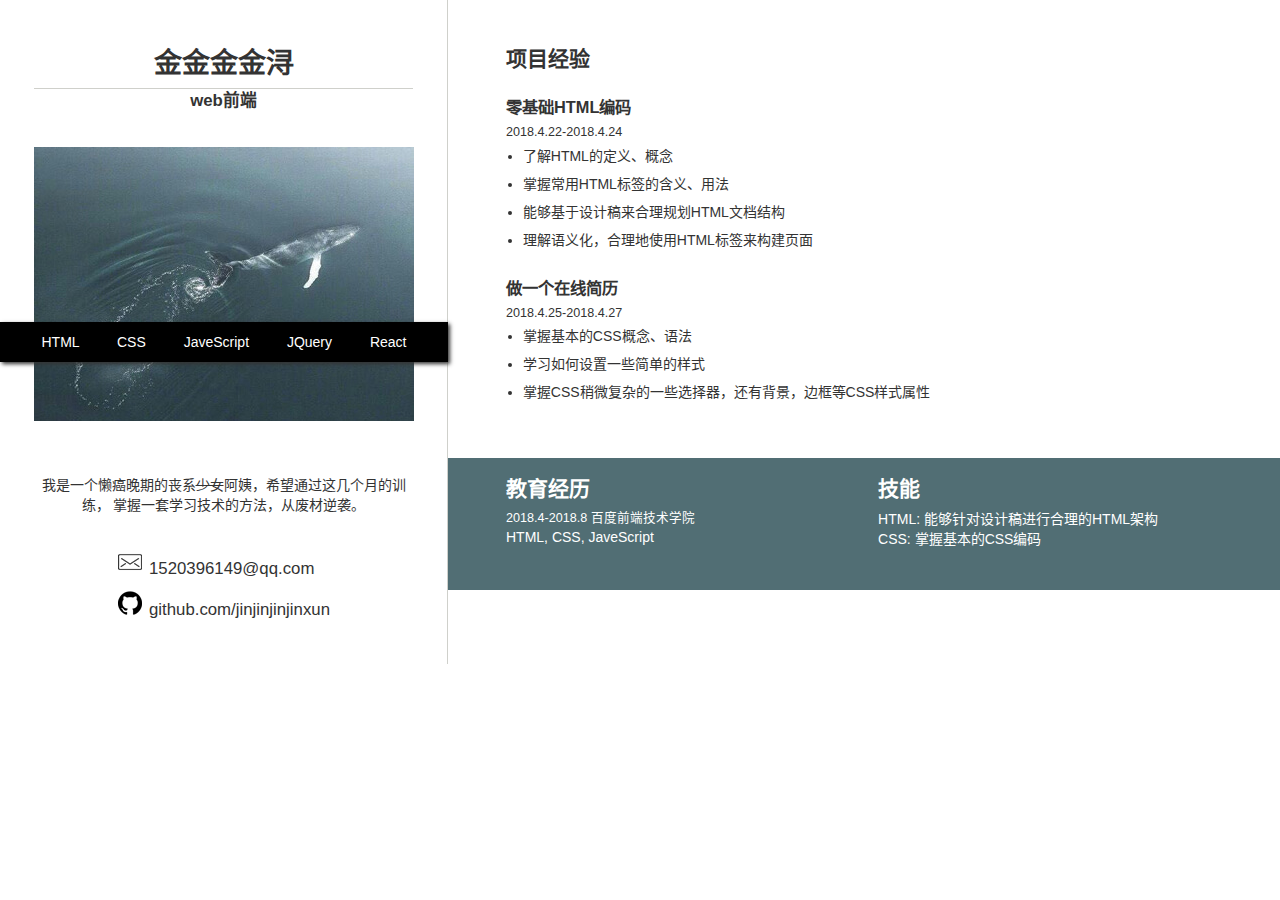
<file: basic-college/task-2/index.html>
<!DOCTYPE html>
<html lang="zh-CN">
    <head>
        <meta charset="UTF-8">
        <meta http-equiv="X-UA-Compatible" content="IE=edge,chrome=1">
        <meta name="viewport" content="width=device-width, initial-scale=1, maximum-scale=1, user-scale=no">
        <title>第二天: 给自己做一个在线简历吧</title>
        <link rel="stylesheet" href="style.css">
    </head>
    <body>
        <div class="container clearfix">
            <div class="panel-left">
                <div class="title">
                    <h1>金金金金浔</h1>
                    <h2>web前端</h2>
                </div>
                <div class="avatar">
                    <img src="images/avatar.jpg" alt="avatar">
                    <div class="caption">
                        <p>HTML CSS JaveScript JQuery React</p>
                    </div>
                </div>
                <p>
                    我是一个懒癌晚期的丧系<span>少女</span>阿姨，希望通过这几个月的训练，
                    掌握一套学习技术的方法，从废材逆袭。  
                </p>
                <ul class="contact">
                    <li><a href="mailto:1520396149@qq.com">1520396149@qq.com</a></li>
                    <li><a href="https://github.com/jinjinjinjinxun">github.com/jinjinjinjinxun</a></li>
                </ul>
            </div>
            <div class="panel-right">
                <section class="projects">
                    <h2>项目经验</h2>
                    <div>
                        <h3>零基础HTML编码</h3>
                        <p>2018.4.22-2018.4.24</p>
                        <ul>
                            <li>了解HTML的定义、概念</li>
                            <li>掌握常用HTML标签的含义、用法</li>
                            <li>能够基于设计稿来合理规划HTML文档结构</li>
                            <li>理解语义化，合理地使用HTML标签来构建页面</li>
                        </ul>
                    </div>
                    <div>
                        <h3>做一个在线简历</h3>
                        <p>2018.4.25-2018.4.27</p>
                        <ul>
                            <li>掌握基本的CSS概念、语法</li>
                            <li>学习如何设置一些简单的样式</li>
                            <li>掌握CSS稍微复杂的一些选择器，还有背景，边框等CSS样式属性</li>
                        </ul>
                    </div>
                </section>
                <div class="about clearfix">
                    <div class="education">
                        <h2>教育经历</h2>
                        <p>2018.4-2018.8 百度前端技术学院</p>
                        <p>HTML, CSS, JaveScript</p>
                    </div>
                    <div class="skill">
                        <h2>技能</h2>
                        <ul>
                            <li>HTML: 能够针对设计稿进行合理的HTML架构</li>
                            <li>CSS: 掌握基本的CSS编码</li>
                        </ul>
                    </div>
                </div>
            </div>    
        </div>
    </body>
</html>
</file>
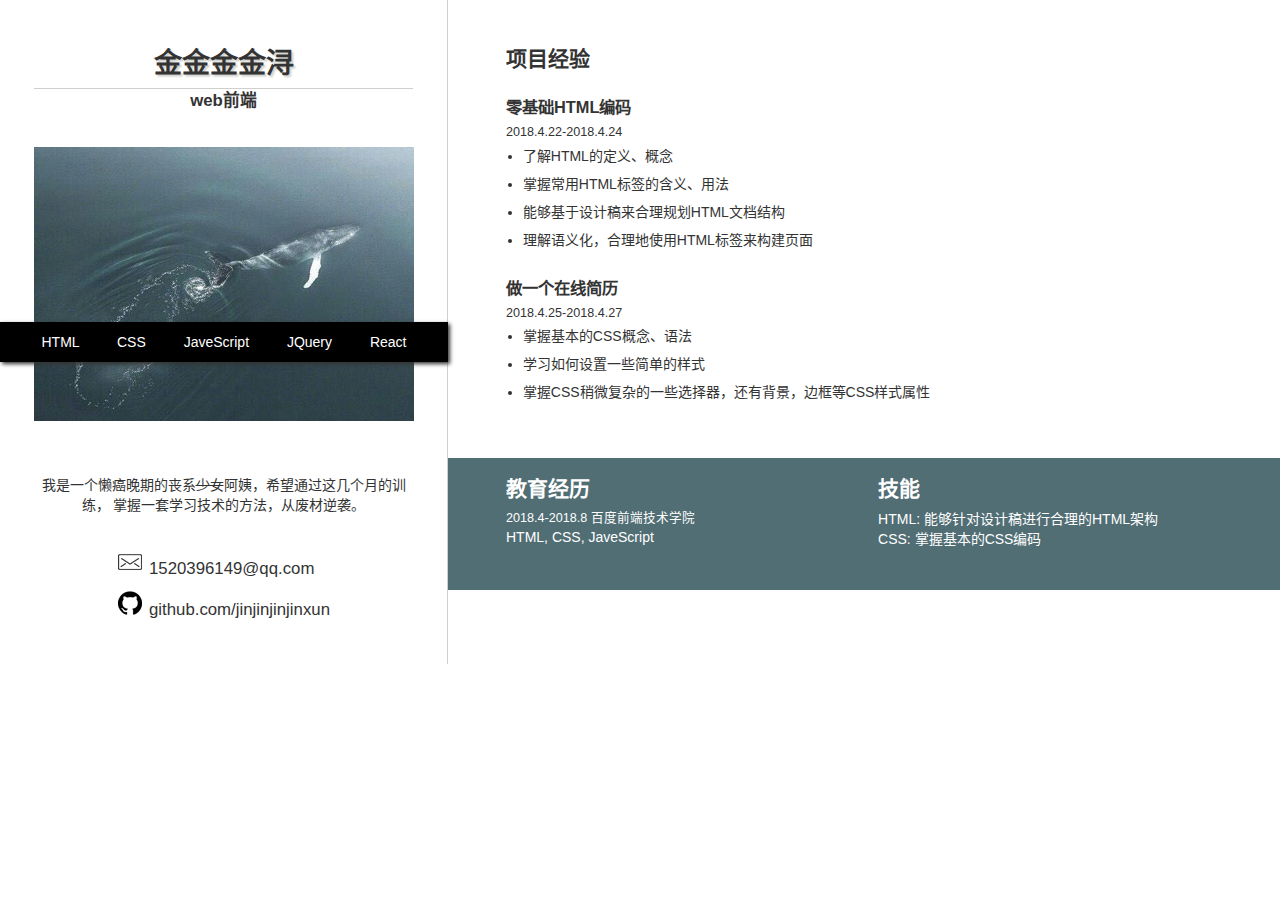
<file: basic-college/task-3/index.html>
<!DOCTYPE html>
<html lang="zh-CN">
    <head>
        <meta charset="UTF-8">
        <meta http-equiv="X-UA-Compatible" content="IE=edge,chrome=1">
        <meta name="viewport" content="width=device-width, initial-scale=1, maximum-scale=1, user-scale=no">
        <title>第三天: 让简历有点色彩</title>
        <link rel="stylesheet" href="style.css">
    </head>
    <body>
        <div class="container clearfix">
            <div class="panel-left">
                <div class="title">
                    <h1>金金金金浔</h1>
                    <h2>web前端</h2>
                </div>
                <div class="avatar">
                    <img src="images/avatar.jpg" alt="avatar">
                    <div class="caption">
                        <p>HTML CSS JaveScript JQuery React</p>
                    </div>
                </div>
                <p>
                    我是一个懒癌晚期的丧系<span>少女</span>阿姨，希望通过这几个月的训练，
                    掌握一套学习技术的方法，从废材逆袭。  
                </p>
                <ul class="contact">
                    <li><a href="mailto:1520396149@qq.com">1520396149@qq.com</a></li>
                    <li><a href="https://github.com/jinjinjinjinxun">github.com/jinjinjinjinxun</a></li>
                </ul>
            </div>
            <div class="panel-right">
                <section class="projects">
                    <h2>项目经验</h2>
                    <div>
                        <h3>零基础HTML编码</h3>
                        <p>2018.4.22-2018.4.24</p>
                        <ul>
                            <li>了解HTML的定义、概念</li>
                            <li>掌握常用HTML标签的含义、用法</li>
                            <li>能够基于设计稿来合理规划HTML文档结构</li>
                            <li>理解语义化，合理地使用HTML标签来构建页面</li>
                        </ul>
                    </div>
                    <div>
                        <h3>做一个在线简历</h3>
                        <p>2018.4.25-2018.4.27</p>
                        <ul>
                            <li>掌握基本的CSS概念、语法</li>
                            <li>学习如何设置一些简单的样式</li>
                            <li>掌握CSS稍微复杂的一些选择器，还有背景，边框等CSS样式属性</li>
                        </ul>
                    </div>
                </section>
                <div class="about clearfix">
                    <div class="education">
                        <h2>教育经历</h2>
                        <p>2018.4-2018.8 百度前端技术学院</p>
                        <p>HTML, CSS, JaveScript</p>
                    </div>
                    <div class="skill">
                        <h2>技能</h2>
                        <ul>
                            <li>HTML: 能够针对设计稿进行合理的HTML架构</li>
                            <li>CSS: 掌握基本的CSS编码</li>
                        </ul>
                    </div>
                </div>
            </div>    
        </div>
    </body>
</html>
</file>
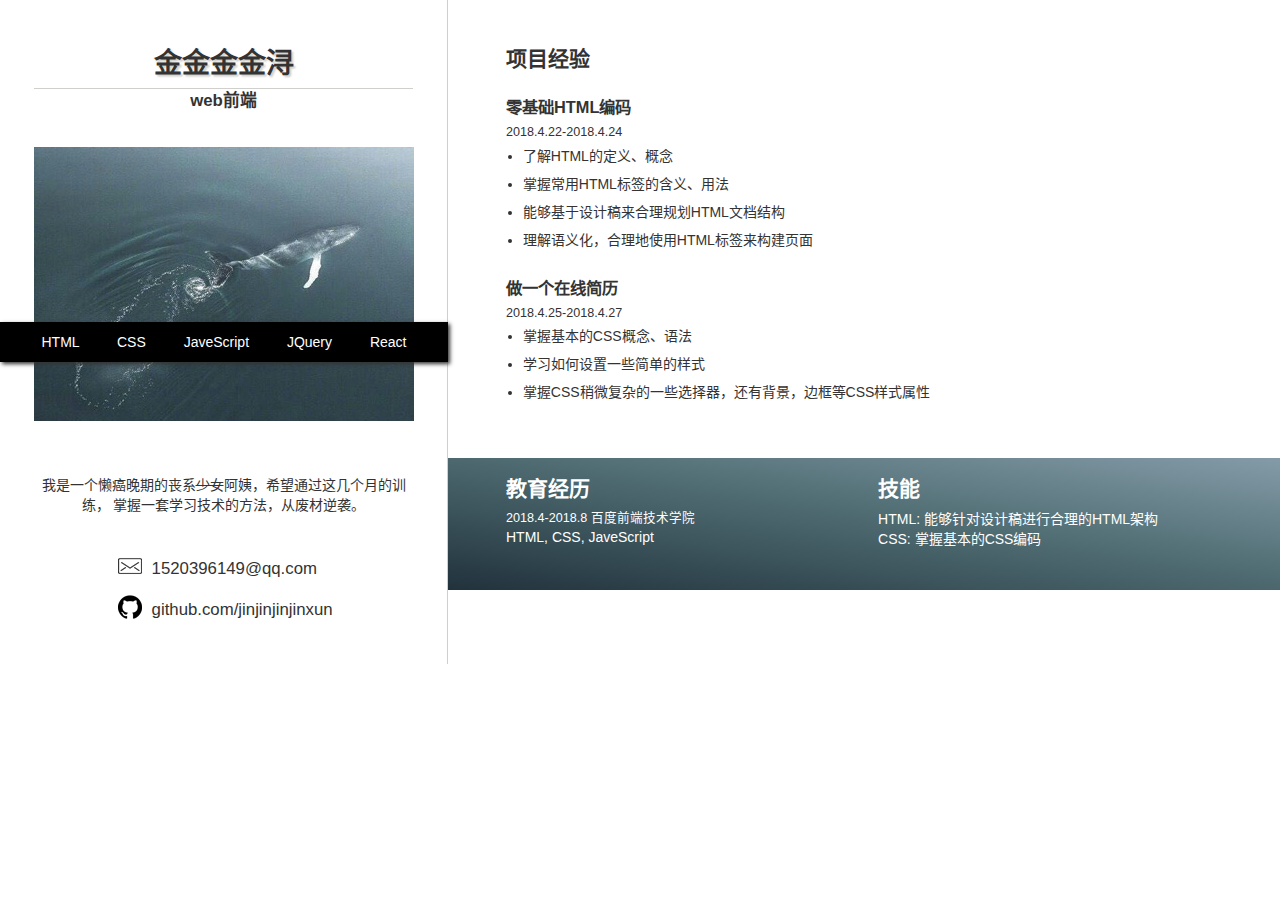
<file: basic-college/task-4/index.html>
<!DOCTYPE html>
<html lang="zh-CN">
    <head>
        <meta charset="UTF-8">
        <meta http-equiv="X-UA-Compatible" content="IE=edge,chrome=1">
        <meta name="viewport" content="width=device-width, initial-scale=1, maximum-scale=1, user-scale=no">
        <title>第四天: 背景边框列表链接和更复杂的选择器</title>
        <link rel="stylesheet" href="style.css">
    </head>
    <body>
        <div class="container clearfix">
            <div class="panel-left">
                <div class="title">
                    <h1>金金金金浔</h1>
                    <h2>web前端</h2>
                </div>
                <div class="avatar">
                    <img src="images/avatar.jpg" alt="avatar">
                    <div class="caption">
                        <p>HTML CSS JaveScript JQuery React</p>
                    </div>
                </div>
                <p>
                    我是一个懒癌晚期的丧系<span>少女</span>阿姨，希望通过这几个月的训练，
                    掌握一套学习技术的方法，从废材逆袭。  
                </p>
                <ul class="contact">
                    <li><a href="mailto:1520396149@qq.com" target="_blank">1520396149@qq.com</a></li>
                    <li><a href="https://github.com/jinjinjinjinxun" target="_blank">github.com/jinjinjinjinxun</a></li>
                </ul>
            </div>
            <div class="panel-right">
                <section class="projects">
                    <h2>项目经验</h2>
                    <div>
                        <h3>零基础HTML编码</h3>
                        <p>2018.4.22-2018.4.24</p>
                        <ul>
                            <li>了解HTML的定义、概念</li>
                            <li>掌握常用HTML标签的含义、用法</li>
                            <li>能够基于设计稿来合理规划HTML文档结构</li>
                            <li>理解语义化，合理地使用HTML标签来构建页面</li>
                        </ul>
                    </div>
                    <div>
                        <h3>做一个在线简历</h3>
                        <p>2018.4.25-2018.4.27</p>
                        <ul>
                            <li>掌握基本的CSS概念、语法</li>
                            <li>学习如何设置一些简单的样式</li>
                            <li>掌握CSS稍微复杂的一些选择器，还有背景，边框等CSS样式属性</li>
                        </ul>
                    </div>
                </section>
                <div class="about clearfix">
                    <div class="education">
                        <h2>教育经历</h2>
                        <p>2018.4-2018.8 百度前端技术学院</p>
                        <p>HTML, CSS, JaveScript</p>
                    </div>
                    <div class="skill">
                        <h2>技能</h2>
                        <ul>
                            <li>HTML: 能够针对设计稿进行合理的HTML架构</li>
                            <li>CSS: 掌握基本的CSS编码</li>
                        </ul>
                    </div>
                </div>
            </div>    
        </div>
    </body>
</html>
</file>
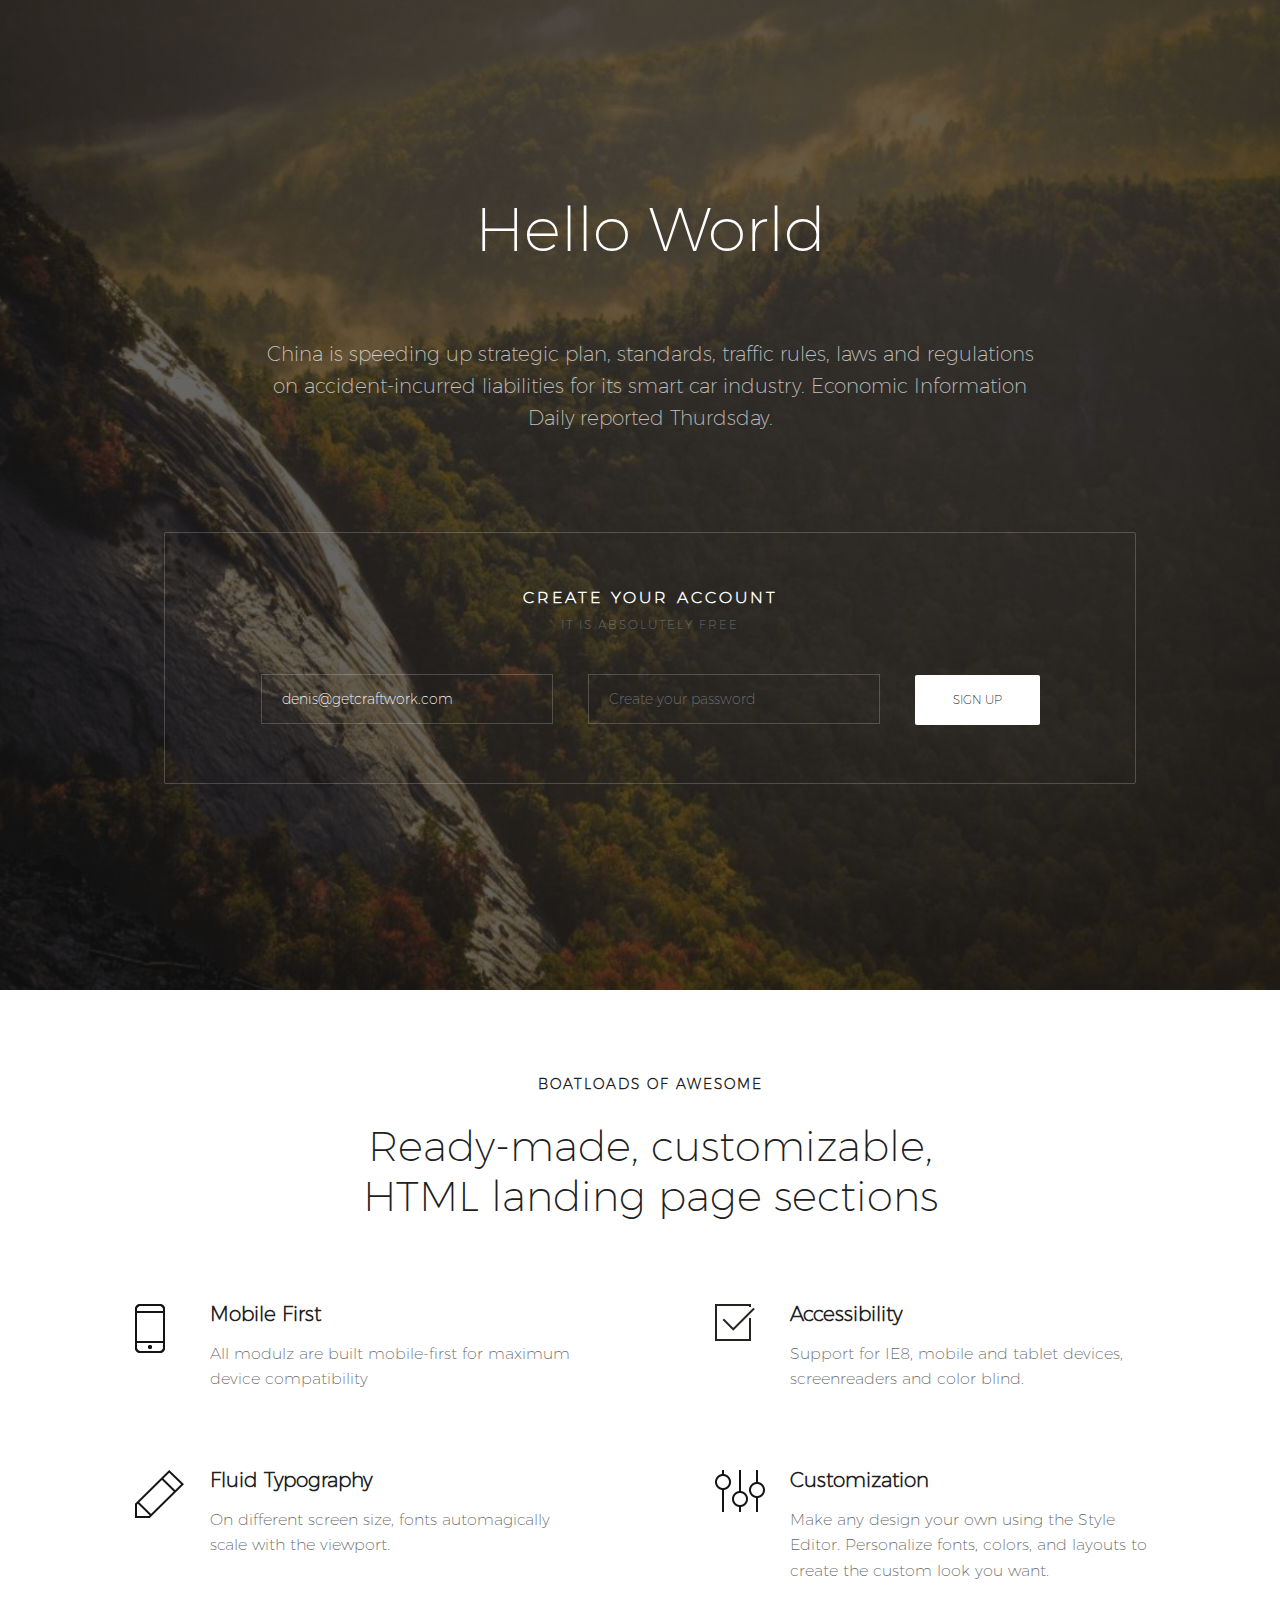
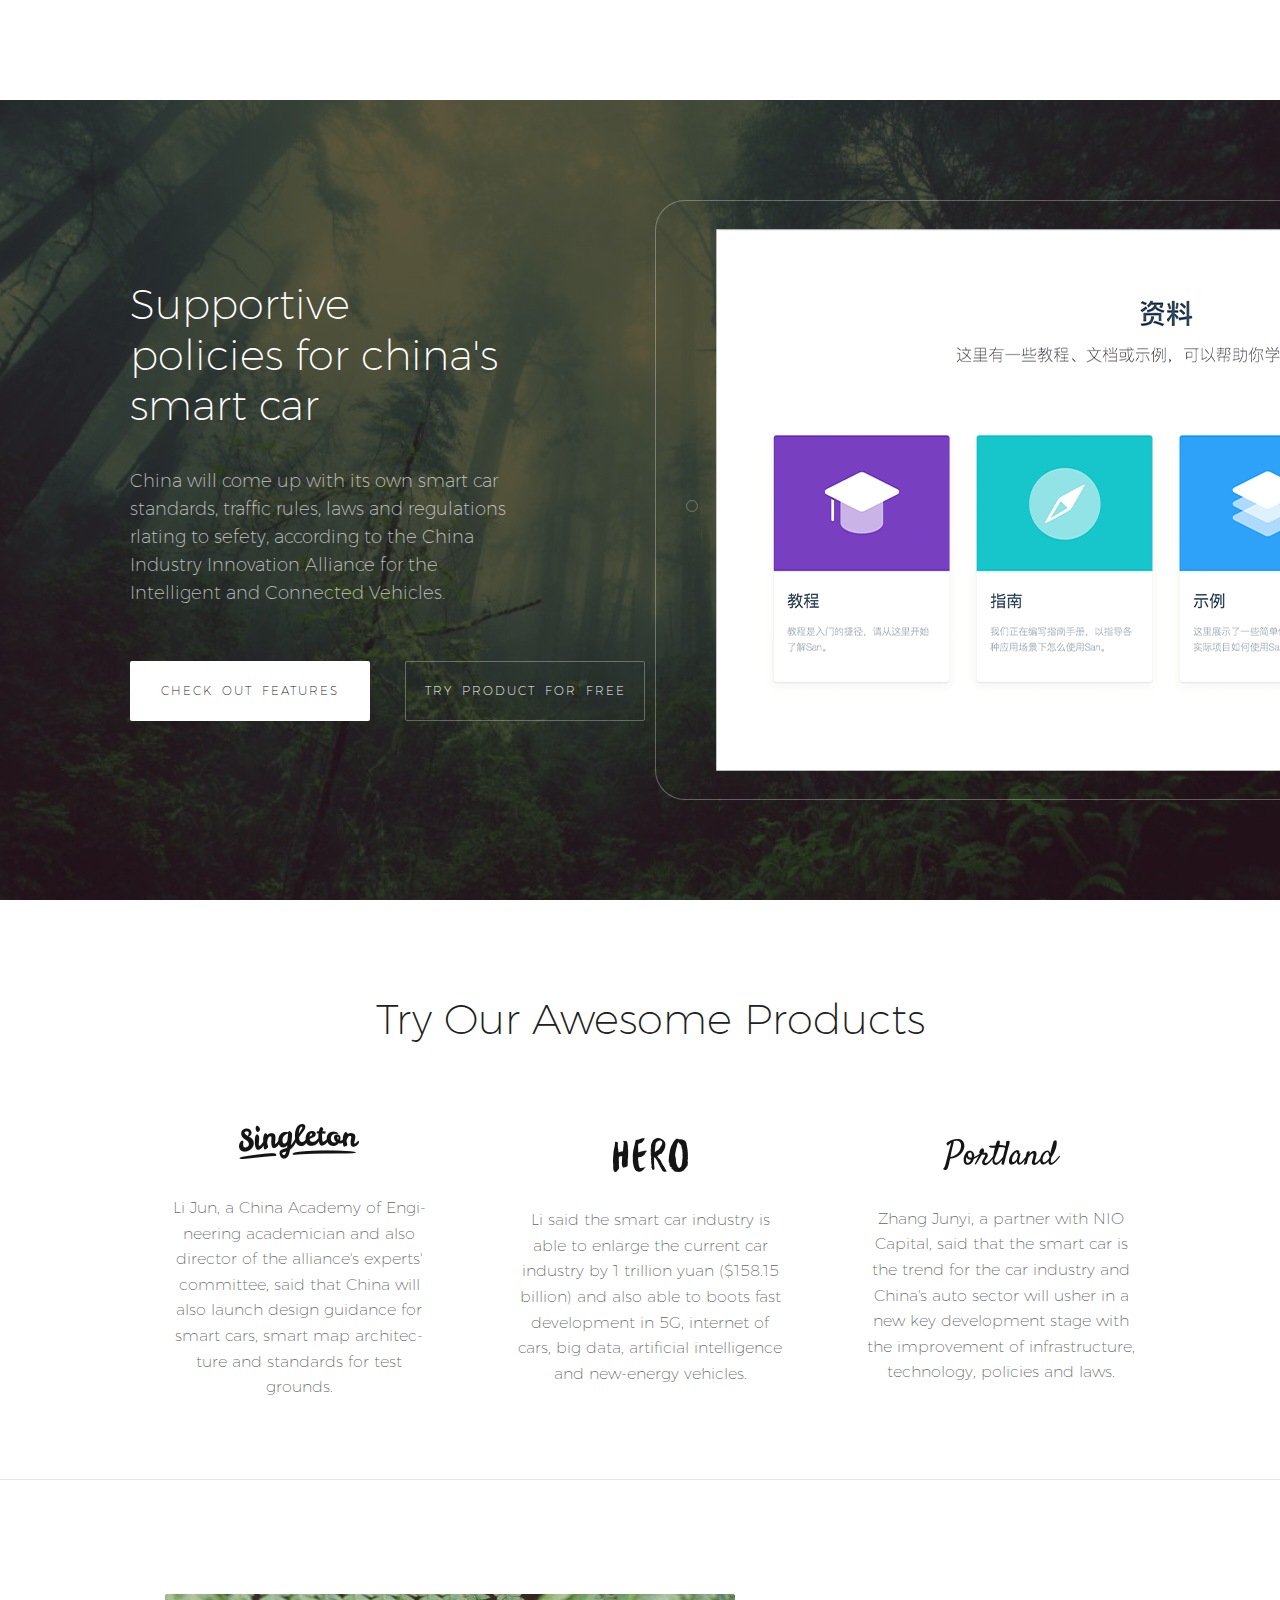
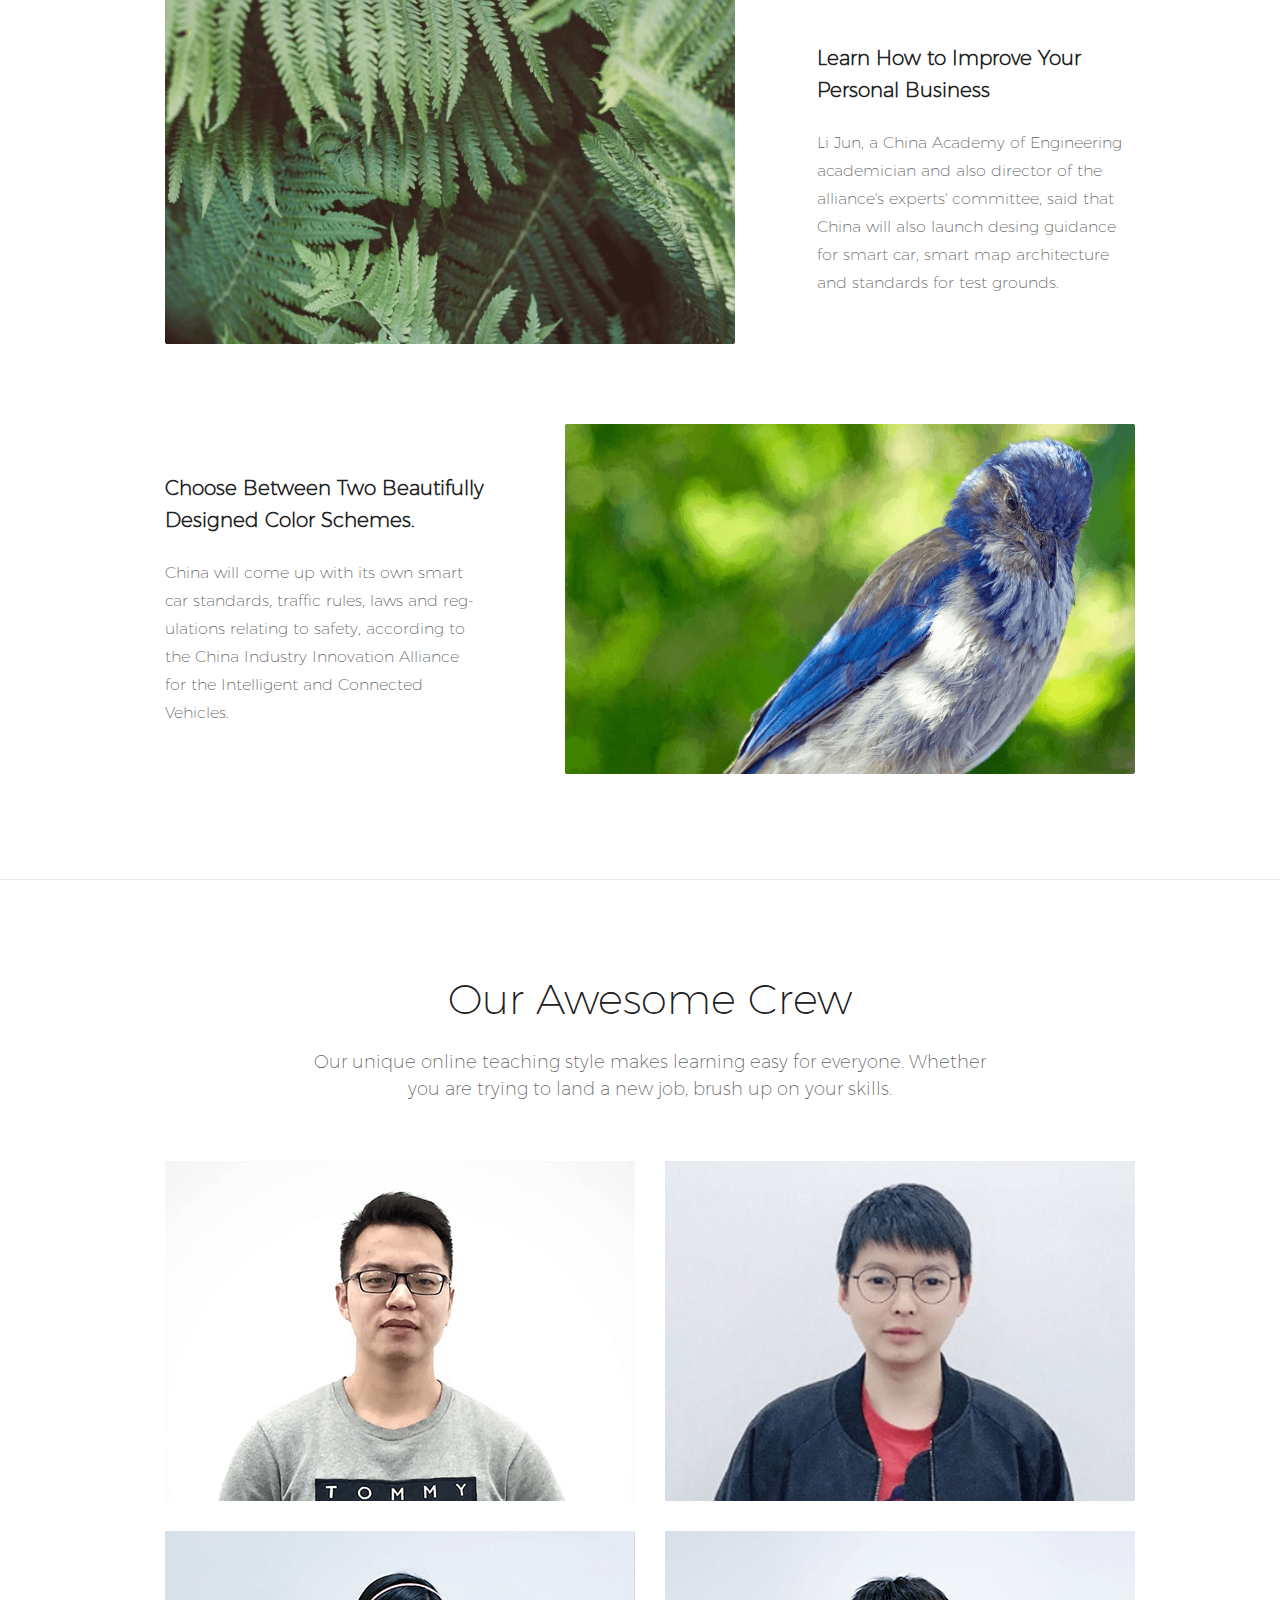
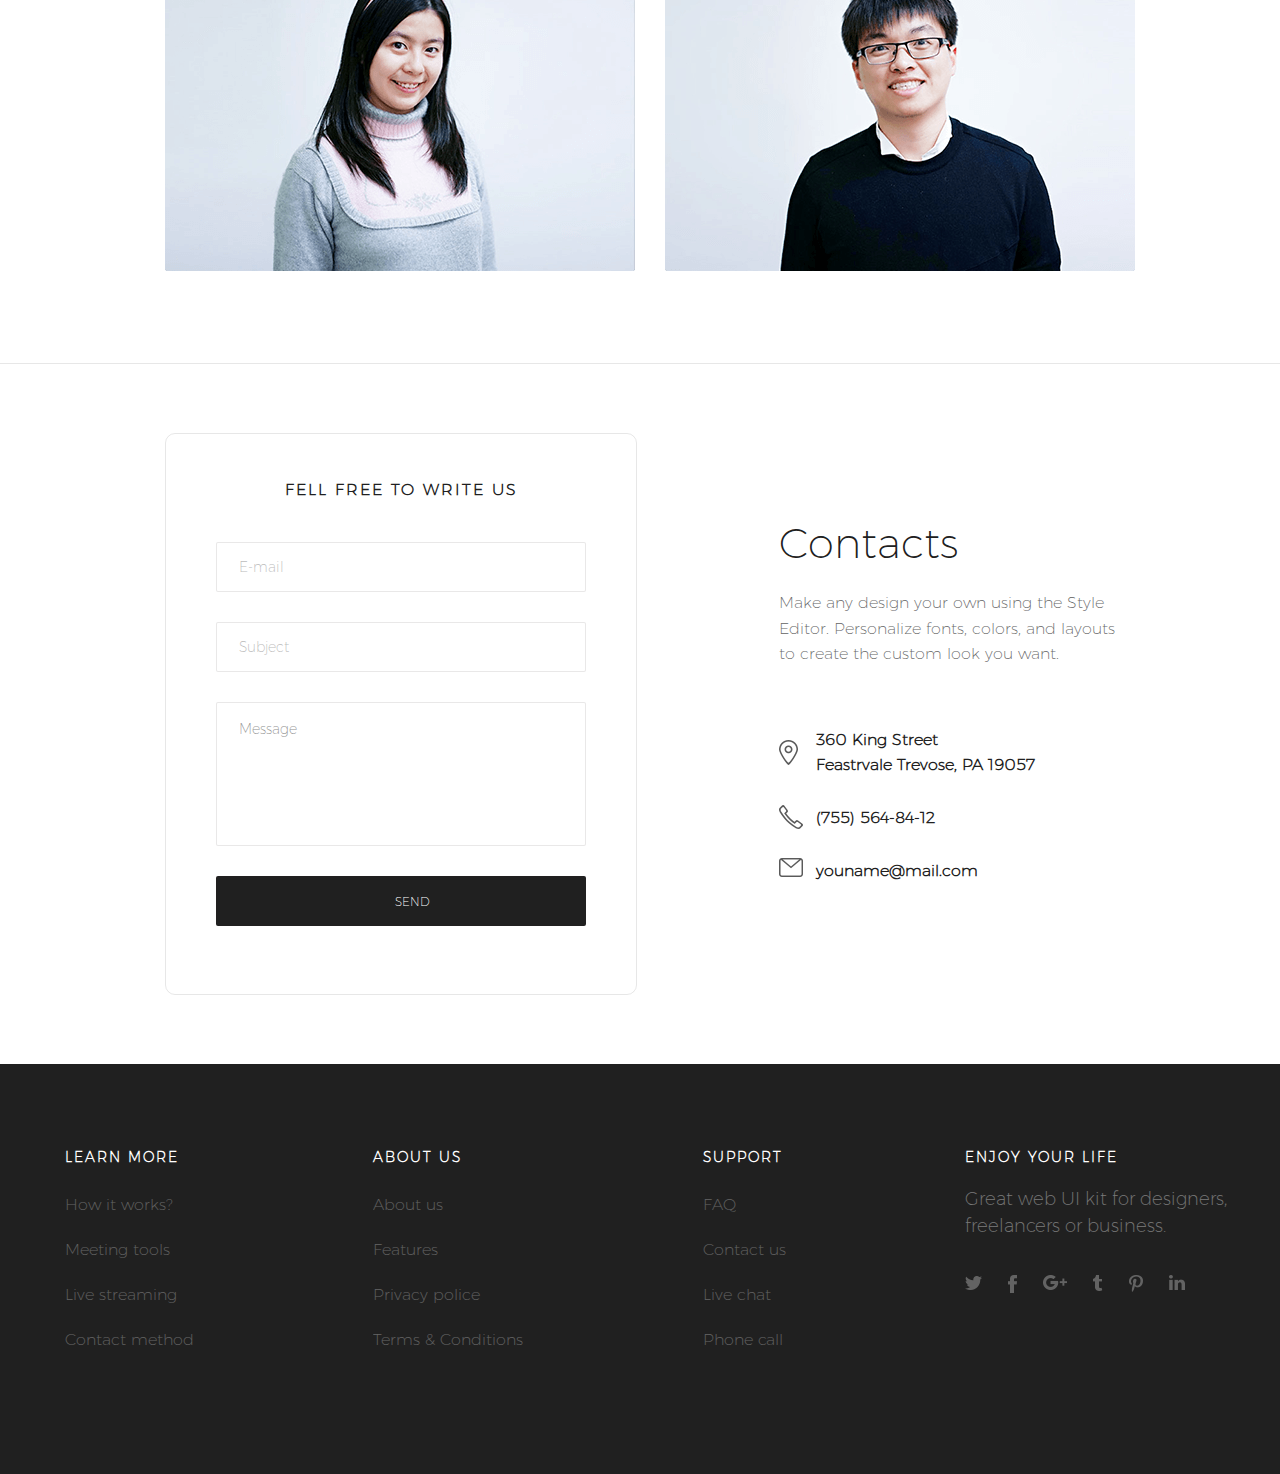
<file: basic-college/task9-11/index.html>
<!DOCTYPE html>
<html lang="en">
    <head>
        <meta charset="utf-8">
        <meta http-equiv="X-UA-Compatible" content="IE=edge,chrome=1">
        <meta name="viewport" content="width=device-width, initial-scale=1">
        <title>第九天到第十一天 : 来做一个漂亮的网站</title>
        <link rel="stylesheet" href="style.css">
    </head>
    <body>
        <header>
            <h1>Hello World</h1>
            <p>
                China is speeding up strategic plan, standards, traffic rules, laws and regulations 
                on accident-incurred liabilities for its smart car industry. Economic Information 
                Daily reported Thurdsday.
            </p>
            <form class="account" action="save.php" method="post">
                <h3>CREATE YOUR ACCOUNT</h3>
                <p>It is absolutely free</p>
                <input type="email" name="usermail" value="denis@getcraftwork.com" placeholder="Create your username">
                <input type="password" name="password" placeholder="Create your password">
                <input type="submit" value="SIGN UP">
            </form>     
        </header>
        <section class="intro">
            <h3>BOATLOADS OF AWESOME</h3>
            <h2>Ready-made, customizable, HTML landing page sections</h2>
            <div class="items-wrapper container">
                <div class="item">
                    <h3>Mobile First</h3>
                    <p>All modulz are built mobile-first for maximum device compatibility</p>
                </div>
                <div class="item">
                    <h3>Accessibility</h3>
                    <p>Support for IE8, mobile and tablet devices, screenreaders and color blind.</p>
                </div>
                <div class="item">
                    <h3>Fluid Typography</h3>
                    <p>On different screen size, fonts automagically scale with the viewport.</p>
                </div>
                <div class="item">
                    <h3>Customization</h3>
                    <p>
                        Make any design your own using the Style Editor. Personalize fonts, colors, and layouts to
                        create the custom look you want.
                    </p>
                </div> 
            </div> 
        </section>
        <section class="policy container">
            <div class="content">
                <h2>Supportive policies for china's smart car</h2>
                <p>
                    China will come up with its own smart car standards, traffic rules, laws and regulations
                    rlating to sefety, according to the China Industry Innovation Alliance for the Intelligent
                    and Connected Vehicles.
                </p>
                <button name="features">CHECK OUT FEATURES</button>
                <button name="product">TRY PRODUCT FOR FREE</button>
            </div>
            <div class="ipad"></div>
        </section>
        <section class="products">
            <h2>Try Our Awesome Products</h2>
            <div class="container">
                <div class="product-item">
                    <img src="images/singleton.png" alt="">
                    <p>
                        Li Jun, a China Academy of Engi-neering academician and also
                        director of the alliance's experts' committee, said that China will
                        also launch design guidance for smart cars, smart map architec-ture
                        and standards for test grounds.
                    </p>
                </div>
                <div class="product-item">
                    <img src="images/hero.png" alt="">
                    <p>
                        Li said the smart car industry is able to enlarge the current car
                        industry by 1 trillion yuan ($158.15 billion) and also able to boots fast
                        development in 5G, internet of cars, big data, artificial intelligence
                        and new-energy vehicles.
                    </p>
                </div>
                <div class="product-item">
                    <img src="images/portland.png" alt="">
                    <p>
                        Zhang Junyi, a partner with NIO Capital, said that the smart car is 
                        the trend for the car industry and China's auto sector will usher in a 
                        new key development stage with the improvement of infrastructure, 
                        technology, policies and laws.
                    </p>
                </div>
            </div>
        </section>
        <section class="proposal">
            <div class="container">
                <img src="images/leaf.png" alt="">
                <div>
                    <h3>Learn How to Improve Your Personal Business</h3>
                    <p>
                        Li Jun, a China Academy of Engineering academician and also director of the 
                        alliance's experts' committee, said that China will also launch desing guidance 
                        for smart car, smart map architecture and standards for test grounds.
                    </p>
                </div>
            </div>
            <div class="container">
                <img src="images/bird.png" alt="">
                <div>
                    <h3>Choose Between Two Beautifully Designed Color Schemes.</h3>
                    <p>
                        China will come up with its own smart car standards, traffic rules, laws and 
                        reg-ulations relating to safety, according to the China Industry Innovation Alliance 
                        for the Intelligent and Connected Vehicles.
                    </p>
                </div>
            </div>
        </section>
        <section class="team">
            <h2>Our Awesome Crew</h2>
            <p>
                Our unique online teaching style makes learning easy for everyone. Whether you 
                are trying to land a new job, brush up on your skills.
            </p>
            <div class="container">
                <div class="crew">
                    <img src="images/crew-1.png" alt="">
                    <div class="caption">
                        <h3>Ethan Dutton</h3>
                        <span>Senior Visual Designer</span>
                        <ul>
                            <li><a href="#" target="_blank"></a></li>
                            <li><a href="#" target="_blank"></a></li>
                            <li><a href="#" target="_blank"></a></li>
                        </ul>
                    </div>
                </div>
                <div class="crew">
                    <img src="images/crew-2.png" alt="">
                    <div class="caption">
                        <h3>Ethan Dutton</h3>
                        <span>Senior Visual Designer</span>
                        <ul>
                            <li><a href="#" target="_blank"></a></li>
                            <li><a href="#" target="_blank"></a></li>
                            <li><a href="#" target="_blank"></a></li>
                        </ul>
                    </div>
                </div>
                <div class="crew">
                    <img src="images/crew-3.png" alt="">
                    <div class="caption">
                        <h3>Ethan Dutton</h3>
                        <span>Senior Visual Designer</span>
                        <ul>
                            <li><a href="#" target="_blank"></a></li>
                            <li><a href="#" target="_blank"></a></li>
                            <li><a href="#" target="_blank"></a></li>
                        </ul>
                    </div>
                </div>
                <div class="crew">
                    <img src="images/crew-4.png" alt="">
                    <div class="caption">
                        <h3>Ethan Dutton</h3>
                        <span>Senior Visual Designer</span>
                        <ul>
                            <li><a href="#" target="_blank"></a></li>
                            <li><a href="#" target="_blank"></a></li>
                            <li><a href="#" target="_blank"></a></li>
                        </ul>
                    </div>    
                </div>
            </div>
        </section>
        <section class="social container">
            <form class="write" action="save.php" method="post">
                <h3>FELL FREE TO WRITE US</h3>
                <input type="email" name="usermail" placeholder="E-mail">
                <input type="text" name="subject" placeholder="Subject">
                <textarea name="message" cols="8" rows="5">Message</textarea>
                <input type="submit" value="SEND">
            </form>
            <div class="contacts">
                <h2>Contacts</h2>
                <p>
                    Make any design your own using the Style Editor. Personalize fonts, colors, and layouts to 
                    create the custom look you want.
                </p>
                <ul>
                    <li>360 King Street<br> Feastrvale Trevose, PA 19057</li>
                    <li>(755) 564-84-12</li>
                    <li>youname@mail.com</li>
                </ul>
            </div>
        </section>
        <footer>
            <div class="container">
                <div>
                    <h3>LEARN MORE</h3>
                    <ul>
                        <li><a href="#">How it works?</a></li>
                        <li><a href="#">Meeting tools</a></li>
                        <li><a href="#">Live streaming</a></li>
                        <li><a href="#">Contact method</a></li>
                    </ul>
                </div>
                <div>
                    <h3>ABOUT US</h3>
                    <ul>
                        <li><a href="#">About us</a></li>
                        <li><a href="#">Features</a></li>
                        <li><a href="#">Privacy police</a></li>
                        <li><a href="#">Terms &amp; Conditions</a></li>
                    </ul>
                </div>
                <div>
                    <h3>SUPPORT</h3>
                    <ul>
                        <li><a href="#">FAQ</a></li>
                        <li><a href="#">Contact us</a></li>
                        <li><a href="#">Live chat</a></li>
                        <li><a href="#">Phone call</a></li>
                    </ul>
                </div>
                <div class="socials">
                    <h3>ENJOY YOUR LIFE</h3>
                    <p>Great web UI kit for designers, freelancers or business.</p>
                    <ul>
                        <li><a href="#"><img src="images/twitter-icon-2.png" alt=""></a></li>
                        <li><a href="#"><img src="images/facebook-icon-2.png" alt=""></a></li>
                        <li><a href="#"><img src="images/google-icon.png" alt=""></a></li>
                        <li><a href="#"><img src="images/tumbler-icon.png" alt=""></a></li>
                        <li><a href="#"><img src="images/pinterest-icon.png" alt=""></a></li>
                        <li><a href="#"><img src="images/linkedin-icon.png" alt=""></a></li>
                    </ul>
                </div>
            </div>
        </footer>
    </body>
</html>
</file>
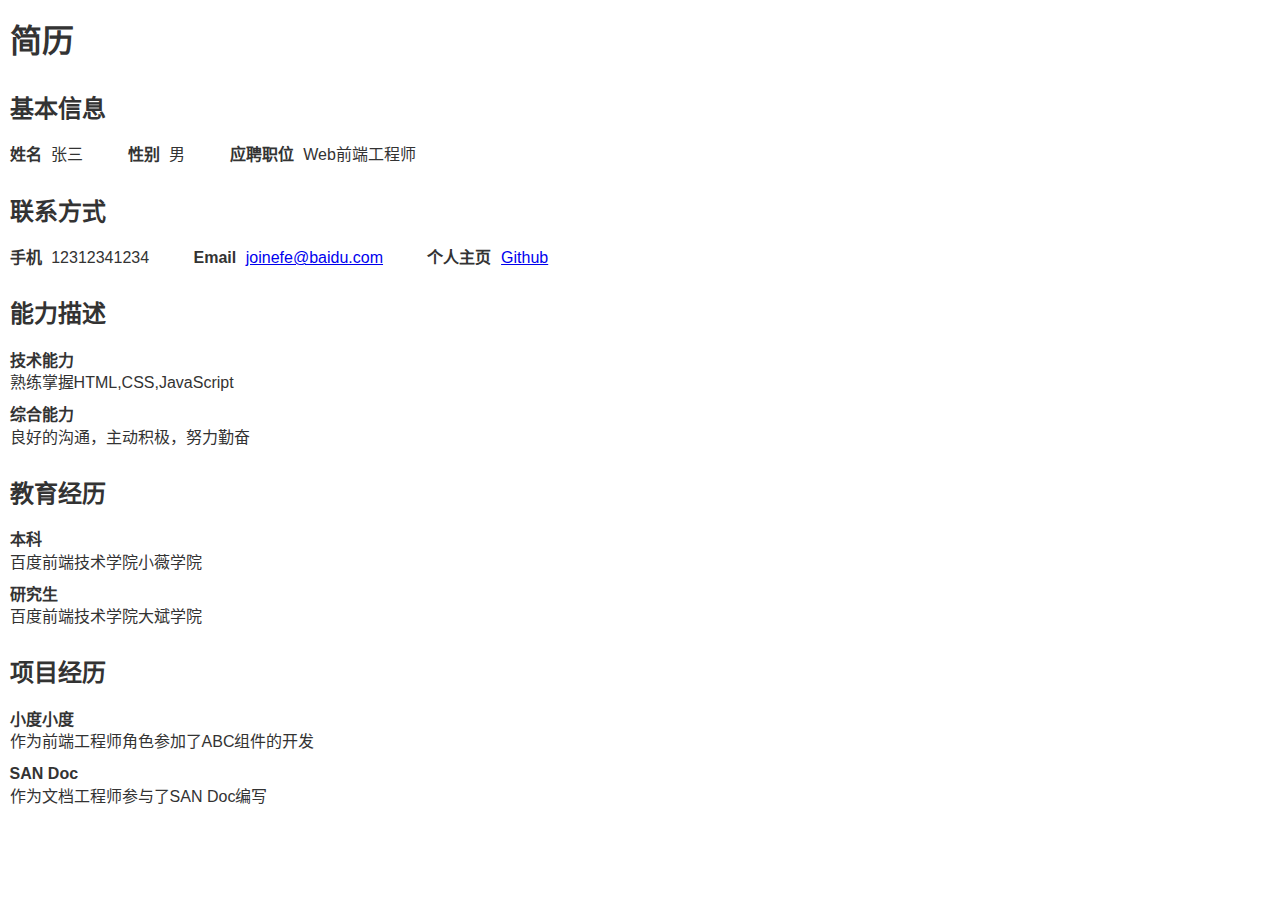
<file: basic-college/task5-6/resume.html>
<!DOCTYPE html>
<html lang="zh-CN">
    <head>
        <meta charset="UTF-8">
        <meta http-equiv="X-UA-Compatible" content="IE=Edge, chrome=1">
        <meta name="viewport" content="width=device-width, initial-scale=1, maximum-scale=1, user-scale=no">
        <title>第五天和第六天: 三种简历</title>
        <link rel="stylesheet" href="css/style_1.css">
    </head>
    <body>
        <div class="container clearfix">
            <header>
                <h1>简历</h1>
            </header>
            <main>
                <section clearfix>
                    <h2>基本信息</h2>
                    <ul>
                        <li><span>姓名</span>张三</li>
                        <li><span>性别</span>男</li>
                        <li><span>应聘职位</span>Web前端工程师</li>   
                    </ul>
                </section>
                <section clearfix>
                    <h2>联系方式</h2>
                    <ul>
                        <li><span>手机</span>12312341234</li>
                        <li><span>Email</span><a href="mailto:joinefe@baidu.com" target="_blank">joinefe@baidu.com</a></li>
                        <li><span>个人主页</span><a href="https://github.com/jinjinjinjinxun" target="_blank">Github</a></li>
                    </ul>
                </section>
                <section clearfix>
                    <h2>能力描述</h2>
                    <h3>技术能力</h3>
                    <p>熟练掌握HTML,CSS,JavaScript</p>
                    <h3>综合能力</h3>
                    <p>良好的沟通，主动积极，努力勤奋</p> 
                </section>
                <section clearfix>
                    <h2>教育经历</h2>
                    <h3>本科</h3>
                    <p>百度前端技术学院小薇学院</p>
                    <h3>研究生</h3>
                    <p>百度前端技术学院大斌学院</p>
                </section>
                <section clearfix>
                    <h2>项目经历</h2>
                    <h3>小度小度</h3>
                    <p>作为前端工程师角色参加了ABC组件的开发</p>
                    <h3>SAN Doc</h3>
                    <p>作为文档工程师参与了SAN Doc编写</p>
                </section>
            </main>
        </div>
    </body>
</html>
</file>
<file: basic-college/task-2/style.css>
* {
    margin: 0;
    padding: 0;
    -moz-box-sizing: border-box;
         box-sizing: border-box;    
}
html,
body {
    font-family: "Helvetica Neue", Helvetica, Arial, sans-serif;
    font-size: 14px;
    line-height: 1.4;
    color: #333;
    background-color: #fff;
}
.clearfix::after {
    content: "";
    display: block;
    clear: both;
}
a:link,
a:visited {
    text-decoration: none;
    color: #333;
}
.panel-left {
    float: left;
    width: 448px;
    padding: 44px 34px 34px 34px;
    border-right: 1px solid #cfd0cb;
    text-align: center;
}
.title {
    margin-bottom: 34px;
}
h1 {
    padding-bottom: 5px;
    border-bottom: 1px solid #cfd0cb; 
    font-size: 200%;
}
.panel-left h2 {
    font-size: 120%;
}
.avatar {
    position: relative;
    margin-bottom: 50px;
}
.caption {
    position: absolute;
    bottom: 64px;
    width: 448px;
    height: 40px;
    margin-left: -34px;
    background-color: #000;
    box-shadow: 2px 2px 4px #333;
}
.caption p {
    height: 40px;
    line-height: 40px;
    word-spacing: 34px;
    color: #fff;
}
.panel-left span {
    text-decoration: line-through;
}
.contact {
    margin: 34px 0 0 84px;
    font-size: 120%;
    line-height: 2.4;
    text-align: left;
}
.contact li:first-child {
    list-style: inside url(images/email.png);
}
.contact li:last-child {
    list-style: inside url(images/github.png);
}
.panel-right {
    margin-left: 448px;
    position: relative;
    width: 67.2%;
    padding: 44px 34px 34px 34px;
}
.projects {
    margin-left: 24px;
}
.projects div {
    margin-top: 18px;
    line-height: 2;
}
.projects p {
    font-size: 90%;
    line-height: 1.4;
}
.projects ul {
    margin-left: 0;
    padding-left: 1.2em;
}

.about {
    position: absolute;
    top: 458px;
    width: 100%;
    height: 132px;
    margin-left: -34px;
    padding: 10px 58px;
    background-color: #516e74;
    color: #fff;
}
.about div {
    float: left;
    width: 50%;
}
.about h2 {
    line-height: 2;
}
.education h2 + p {
    font-size: 90%;
}
.skill ul {
    list-style-type: none;
}
</file>
<file: basic-college/task-3/style.css>
* {
    margin: 0;
    padding: 0;
    -moz-box-sizing: border-box;
         box-sizing: border-box;    
}
html,
body {
    font-family: "Helvetica Neue", Helvetica, Arial, sans-serif;
    font-size: 14px;
    line-height: 1.4;
    color: #333;
    background-color: #fff;
}
.clearfix::after {
    content: "";
    display: block;
    clear: both;
}
a:link,
a:visited {
    text-decoration: none;
    color: #333;
}
.panel-left {
    float: left;
    width: 448px;
    padding: 44px 34px 34px 34px;
    border-right: 1px solid #cfd0cb;
    text-align: center;
}
.title {
    margin-bottom: 34px;
}
h1 {
    padding-bottom: 5px;
    border-bottom: 1px solid #cfd0cb; 
    font-size: 2em;
    text-shadow: 2px 2px 2px #cfd0cb;   
}
.panel-left h2 {
    font-size: 1.2em;
}
.avatar {
    position: relative;
    margin-bottom: 50px;
}
.caption {
    position: absolute;
    bottom: 64px;
    width: 448px;
    height: 40px;
    margin-left: -34px;
    background-color: #000;
    box-shadow: 2px 2px 4px #333;
}
.caption p {
    height: 40px;
    line-height: 40px;
    word-spacing: 34px;
    color: #fff;
}
.panel-left span {
    text-decoration: line-through;
}
.contact {
    margin: 34px 0 0 84px;
    font-size: 1.2em;
    line-height: 2.4;
    text-align: left;
}
.contact li:first-child {
    list-style: inside url(images/email.png);
}
.contact li:last-child {
    list-style: inside url(images/github.png);
}
.panel-right {
    margin-left: 448px;
    position: relative;
    width: 67.2%;
    padding: 44px 34px 34px 34px;
}
.projects {
    margin-left: 24px;
}
.projects div {
    margin-top: 18px;
    line-height: 2;
}
.projects p {
    font-size: .9em;
    line-height: 1.4;
}
.projects ul {
    margin-left: 0;
    padding-left: 1.2em;
}

.about {
    position: absolute;
    top: 458px;
    width: 100%;
    height: 132px;
    margin-left: -34px;
    padding: 10px 58px;
    background-color: #516e74;
    color: #fff;
}
.about div {
    float: left;
    width: 50%;
}
.about h2 {
    line-height: 2;
}
.education h2 + p {
    font-size: .9em;
}
.skill ul {
    list-style-type: none;
}
</file>
<file: basic-college/task-4/style.css>
* {
    margin: 0;
    padding: 0;
    -moz-box-sizing: border-box;
         box-sizing: border-box;    
}
html,
body {
    font-family: "Helvetica Neue", Helvetica, Arial, sans-serif;
    font-size: 14px;
    line-height: 1.4;
    background-color: #fff;
    color: #333;
}
.clearfix::after {
    content: "";
    display: block;
    clear: both;
}
a:link,
a:visited {
    text-decoration: none;
    color: #333;
}
a:hover {
    border-bottom: 1px solid;
    background: #cddbe4;
}
a:active {
    background: #516e74;
    color: #cddbe4;
}
.panel-left {
    float: left;
    width: 448px;
    padding: 44px 34px 34px 34px;
    border-right: 1px solid #cfd0cb;
    text-align: center;
}
.title {
    margin-bottom: 34px;
}
h1 {
    padding-bottom: 5px;
    border-bottom: 1px solid #cfd0cb; 
    font-size: 2em;
    text-shadow: 2px 2px 2px #cfd0cb;  
}
.panel-left h2 {
    font-size: 1.2em;
}
.avatar {
    position: relative;
    margin-bottom: 50px;
}
.caption {
    position: absolute;
    bottom: 64px;
    width: 448px;
    height: 40px;
    margin-left: -34px;
    background-color: #000;
    box-shadow: 2px 2px 4px #333;
}
.caption p {
    height: 40px;
    line-height: 40px;
    word-spacing: 34px;
    color: #fff;
}
.panel-left span {
    text-decoration: line-through;
}
.contact {
    margin: 34px 0 0 84px;
    font-size: 1.2em;
    line-height: 2.4;
    text-align: left;
    list-style-type: none;
}
.contact li {
    padding-left: 2em;
}
.contact li:first-child {
    background: url(images/email.png) no-repeat 0 30%;
}
.contact li:last-child {
    background: url(images/github.png) no-repeat 0 30%;
}
.panel-right {
    margin-left: 448px;
    position: relative;
    width: 67.2%;
    padding: 44px 34px 34px 34px;
}
.projects {
    margin-left: 24px;
}
.projects div {
    margin-top: 18px;
    line-height: 2;
}
.projects p {
    font-size: .9em;
    line-height: 1.4;
}
.projects ul {
    margin-left: 0;
    padding-left: 1.2em;
}

.about {
    position: absolute;
    top: 458px;
    width: 100%;
    height: 132px;
    margin-left: -34px;
    padding: 10px 58px;
    background: #516e74 linear-gradient(to top right, #21323c, #516e74 55%, #869daa) no-repeat center center;
    color: #fff;
}
.about div {
    float: left;
    width: 50%;
}
.about h2 {
    line-height: 2;
}
.education h2 + p {
    font-size: .9em;
}
.skill ul {
    list-style-type: none;
}
</file>
<file: basic-college/task9-11/style.css>
@charset "UTF-8";
@font-face {
    font-family: "Montserrat-ExtraLight";
    src: url(fonts/Montserrat-ExtraLight.ttf);
}
body, dl, dt, dd, ul, ol, li, h1, h2, h3, h4, h5, h6, pre, code, form, fieldset, lengend, input, textarea, p, blockquote, th, td, hr, button {
    margin: 0;
    padding: 0;
}
header, input, section, div, textarea, footer {
    box-sizing: border-box;
}
html,
body {
    min-width: 1300px;
    font-family: "Montserrat-ExtraLight", sans-serif;
    color: #202020;
}
button,
input,
textarea {
    font-family: inherit;
    color: inherit;
}
ul {
    list-style: none;
}
a:link,
a:visited {
    text-decoration: none;
    color: inherit;
}
h2 {
    font-size: 42px;
    line-height: 1.2;
    font-weight: 400;
}
.container {
    width: 970px;
    margin: 0 auto;
    display: flex;
    flex-flow: row wrap;
    align-items: center;
    justify-content: space-between;
}
/* header */
header {
    width: 100%;
    height: 990px;
    padding-top: 190px;
    text-align: center;
    background-color: #616161;
    background: linear-gradient(rgba(20, 20, 20, .65), rgba(20, 20, 20, .65)),
                url(images/banner.png) no-repeat center center;
    background-size: 100% 100%;
    color: #fff;
}
h1 {
    font-size: 62px;
    font-weight: 400;
    line-height: 1.26;
}
header > p {
    width: 770px;
    margin: 70px auto 0 auto;
    font-size: 20px;
    line-height: 1.6;
    opacity: .7;
}
.account {
    width: 970px;
    height: 250px;
    margin: 98px auto 0 auto;
    border: 1px solid rgba(255, 255, 255, .2);
    border-radius: 2px;
}
.account h3 {
    font-size: 16px;
    letter-spacing: 3px;
    margin-top: 55px;
}
.account p {
    margin: 10px 0 42px 0;
    font-size: 12px;
    text-transform: uppercase;
    letter-spacing: 2px;
    opacity: .3;
}
.account input {
    width: 292px;
    height: 50px;
    margin-right: 30px;
    padding-left: 20px;
    border: 1px solid rgba(255, 255, 255, .2);
    font-size: 14px;
    background: transparent;
}
.account input:last-of-type {
    width: 125px;
    margin-right: 0;
    padding-left: 0;
    border-radius: 2px;
    font-size: 12px;
    background: #fff;
    color: #202020;
}
/* intro */
.intro {
    width: 100%;
    height: 710px;
    padding-top: 85px;
}
.intro > h3 {
    font-size: 14px;
    letter-spacing: 2px;
    text-align: center;
}
.intro h2 {
    width: 692px;
    margin: 28px auto 80px auto;
    text-align: center;
}
.items-wrapper {
    width: 1030px;   
}
.item {
    width: 450px;
    height: 166px;
    padding-left: 75px;
}
.item h3 {
    font-size: 20px;
    margin-bottom: 15px;
}
.item p {
    font-size: 16px;
    line-height: 1.6;
    opacity: .7;
}
.intro div:nth-of-type(1) {
    background: url(images/iphone-icon.png) no-repeat 0 2px;
}
.intro div:nth-of-type(2) {
    background: url(images/check-icon.png) no-repeat 0 2px;
}
.intro div:nth-of-type(3) {
    background: url(images/pencil-icon.png) no-repeat 0 2px;
}
.intro div:nth-of-type(4) {
    background: url(images/settings-icon.png) no-repeat 0 2px;
}
/* policy */
.policy {
    position: relative;
    width: 100%;
    height: 800px;
    background-color: #616161;
    background: linear-gradient(rgba(20, 20, 20, .65), rgba(20, 20, 20, .65)),
                url(images/background-2.png) no-repeat center center;
    background-size: 100% 100%;
    color: #fff;
}
.content {
    margin-left: 10%;
}
.content h2 {
    width: 384px;
}
.content p {
    width: 384px;
    margin: 38px 0 53px 0;
    font-size: 18px;
    line-height: 1.55;
    opacity: .7;
}
.content button {
    width: 240px;
    height: 60px;
    margin-right: 30px;
    border: 1px solid rgba(255, 255, 255, .3);
    border-radius: 2px;
    font-size: 12px;
    letter-spacing: 2px;
    word-spacing: 4px;
    background: #fff; 
    color: #202020;
}
.content button:last-of-type {
    margin-right: 0;
    background: transparent;
    color: #fff;
}
.ipad {
    position: absolute;
    right: 0;
    width: 645px;
    height: 600px;
    border: 1px solid rgba(255, 255, 255, .3);
    border-radius: 30px 0 0 30px;
    background: url(images/screen.png) no-repeat 60px center;
}
.ipad::before {
    content: "";
    position: absolute;
    top: 50%;
    left: 30px;
    width: 10px;
    height: 10px;
    border: 1px solid rgba(255, 255, 255, .3);
    border-radius: 50%;
}
/* products */
.products {
    width: 100%;
    height: 580px;
    padding-top: 94px;
    text-align: center;
    border-bottom: 1px solid rgba(20, 20, 20, .1);
}
.products .container {
    margin-top: 80px;
}
.product-item {
    width: 268px;
    font-size: 16px;
    color: rgba(20, 20, 20, .7);
    line-height: 1.6;
}
.product-item img {
    margin-bottom: 28px;
}
/* proposal */
.proposal {
    width: 100%;
    height: 1000px;
    padding-top: 114px;
    border-bottom: 1px solid rgba(20, 20, 20, .1);
}
.proposal img + div {
    width: 318px;
}
.proposal h3 {
    margin-bottom: 23px;
    font-size: 20px;
    line-height: 1.6;
}
.proposal p {
    font-size: 16px;
    line-height: 1.75;
    opacity: .7;
}
.proposal > div:first-of-type {
    margin-bottom: 80px;
}
img[src*="bird"] {
    order: 1;
}
/* team */
.team {
    width: 100%;
    height: 1084px;
    padding-top: 94px;
    border-bottom: 1px solid rgba(20, 20, 20, .1);
    text-align: center;
}
.team p {
    width: 700px;
    margin: 25px auto 28px auto;
    font-size: 18px;
    line-height: 1.5;
    opacity: .7;
}
.crew {
    position: relative;
    width: 470px;
    height: 340px;
    margin-top: 30px;
}
.caption {
    position: absolute;
    bottom: 0;
    left: 0;
    width: 100%;
    height: 100%;
    border-radius: 2px;
    background: rgba(20, 20, 20, .65);
    display: inline-flex;
    flex-direction: column;
    align-items: center;
    justify-content: center;
    padding-top: 18px;
    color: #fff;
    opacity: 0;
}
.caption:hover {
    opacity: 1;
    transition: opacity 250ms ease-out;
    cursor: url(images/hand-icon.png), pointer;
}
.caption h3 {
    font-size: 20px;
    line-height: 1.6;
}
.caption span {
    margin: 3px 0 30px 0;
    font-size: 12px;
    text-transform: uppercase;
    letter-spacing: 2px;
    line-height: 2.3;
    opacity: .4;
}
.caption li {
    display: inline-block;
    width: 49px;
    height: 52px;
    margin: 0 12.5px;
    border: 1px solid rgba(255, 255, 255, .2);
    border-radius: 50%;
}
.caption li:nth-of-type(1) {
    background: url(images/facebook-icon.png) no-repeat 50% 50%;
}
.caption li:nth-of-type(2) {
    background: url(images/twitter-icon.png) no-repeat 50% 50%;
}
.caption li:nth-of-type(3) {
    background: url(images/instagram-icon.png) no-repeat 50% 50%;
}
/* social */
.social {
    height: 700px;
    font-size: 16px;
    line-height: 1.6;
}
.write {
    width: 470px;
    height: 560px;
    border: 1px solid rgba(20, 20, 20, .1);
    border-radius: 10px;
    text-align: center;
}
.write h3 {
    font-size: 16px;
    margin: 43px 0 39px 0; 
    letter-spacing: 2px;
}
.write input,
.write textarea {
    width: 370px;
    height: 50px;
    margin-bottom: 30px;
    padding-left: 22px;
    border: 1px solid rgba(38, 35, 33, .2);
    border-radius: 2px;
    font-size: 14px;
    opacity: .5;
}
.write textarea {
    height: 144px;
    margin-bottom: 23px;
    line-height: 52px;
    resize: none;
}
.write input[type="submit"] {
    font-size: 12px;
    background: #202020;
    color: #fff;
    opacity: 1;
}
.contacts {
    width: 356px;
}
.contacts p {
    margin: 22px 0 60px 0;
    opacity: .7;
}
.contacts li {
    width: 264px;
    margin-bottom: 27px;
    padding-left: 37px;
    font-weight: 700;
}
.contacts li:nth-of-type(1) {
    background: url(images/map-icon.png) no-repeat 0 50%;
}
.contacts li:nth-of-type(2) {
    background: url(images/phone-icon.png) no-repeat;
}
.contacts li:nth-of-type(3) {
    background: url(images/mail-icon.png) no-repeat;
}
/* footer */
footer {
    width: 100%;
    height: 410px;
    padding-top: 84px;
    background: #202020;
    color: #fff;
}
footer .container {
    width: 1170px;
}
footer h3 {
    font-size: 14px;
    letter-spacing: 2px;
    margin-bottom: 29px;
}
footer li {
    font-size: 16px;
    margin-bottom: 26px;
    opacity: .3;
}
footer p {
    margin-bottom: 35px;
    font-size: 18px;
    line-height: 1.5;
    opacity: .4;
}
footer .socials {
    width: 270px;
    align-self: flex-start;
}
footer .socials h3 {
    margin-bottom: 20px;
}
footer .socials li {
    float: left;
    margin-right: 26px;
}
footer .socials li:last-of-type {
    margin-right: 0;
}
</file>
<file: basic-college/task5-6/css/style_1.css>
@charset "UTF-8";
body, dl, dt, dd, ul, ol, li, h1, h2, h3, h4, h5, h6, pre, code, form, fieldset, lengend, input, textarea, p, blockquote, th, td, hr, button {
    margin: 0;
    padding: 0;
}
body,
html {
    font-family: "Helvetica Neue", Helvetica, Arial, sans-serif;
    font-size: 16px;
    line-height: 1.4;
    color: #333;
    background: #fff;
}
.container {
    margin: 1.2em 0 .6em .6em;
}
ul {
    list-style: none;
}
h2 {
    margin-top: 1.2em;
    margin-bottom: .8em;
    line-height: 1.35;
}
h3 {
    margin-top: .6em;
    font-size: 1em;
}
li {
    display: inline-block;
    margin-right: 2.5em;
}
li span {
    margin-right: .6em;
    font-weight: 700;
}
</file>
